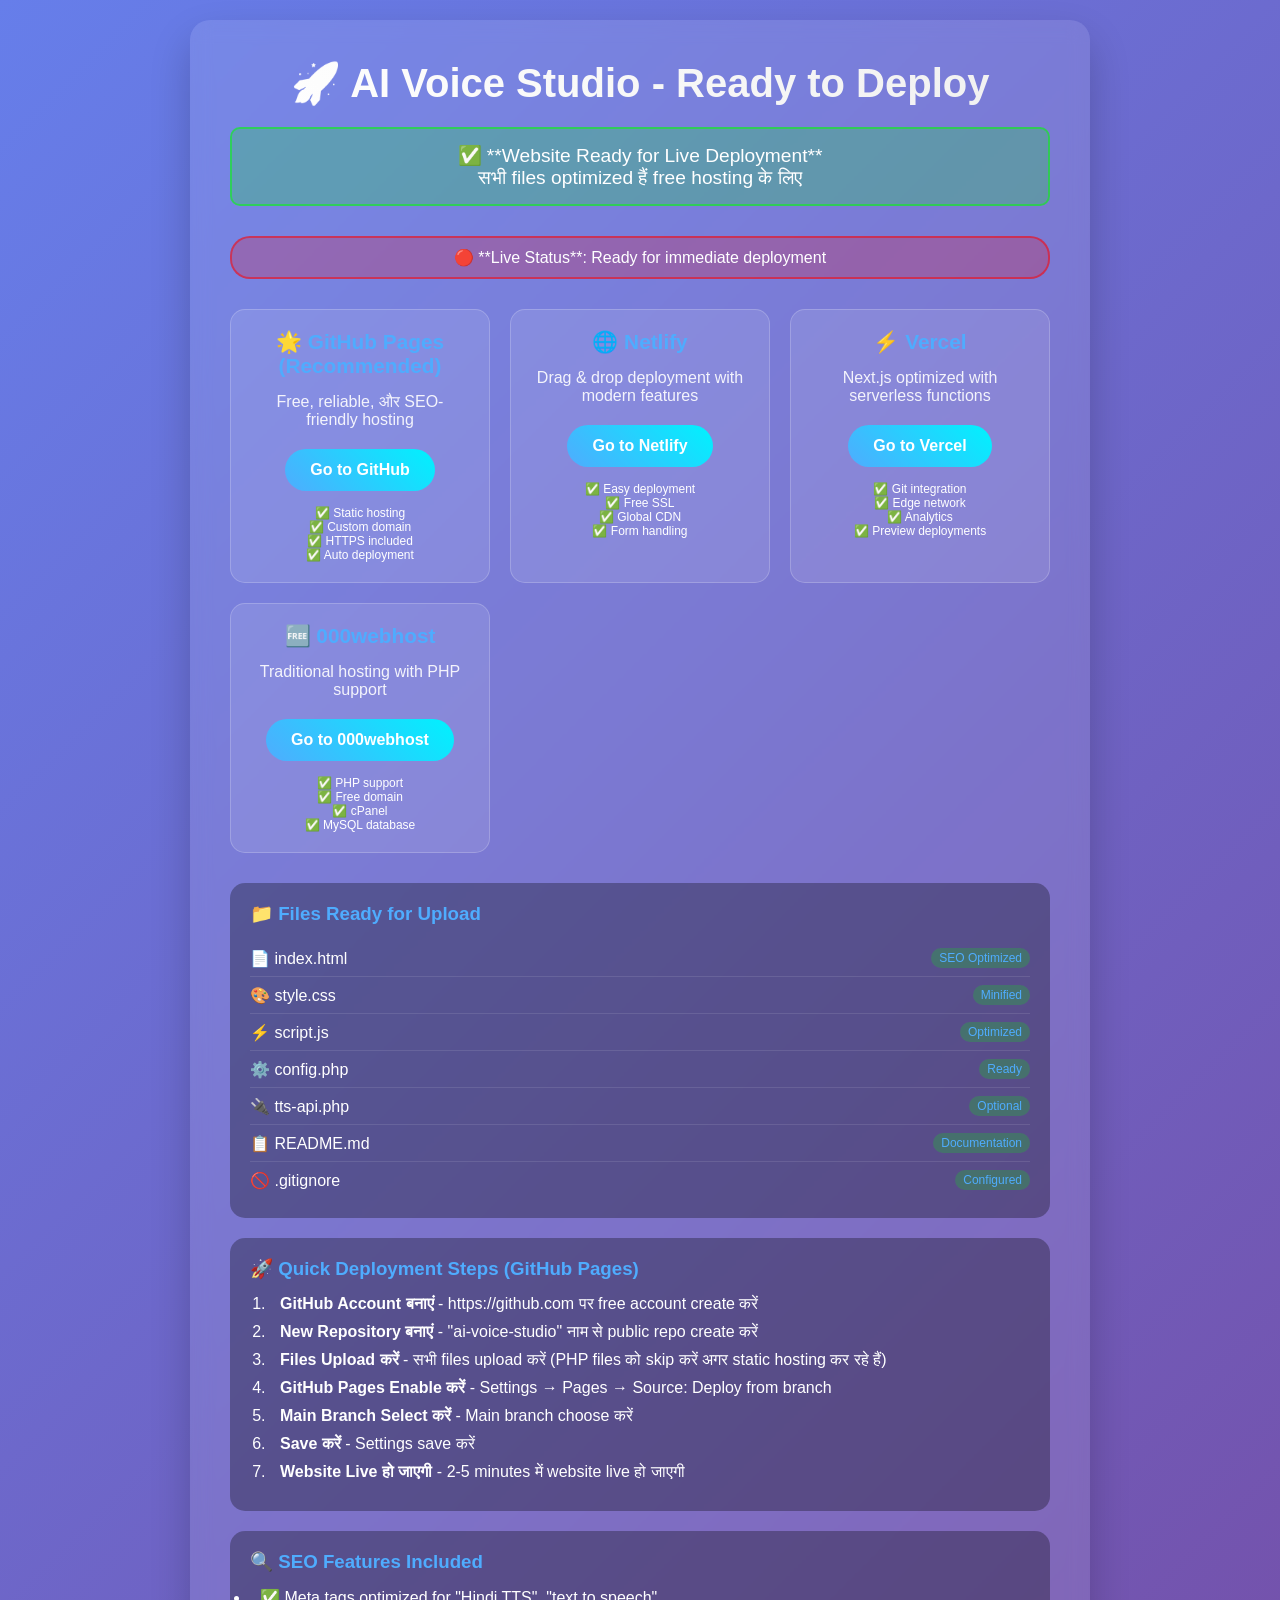
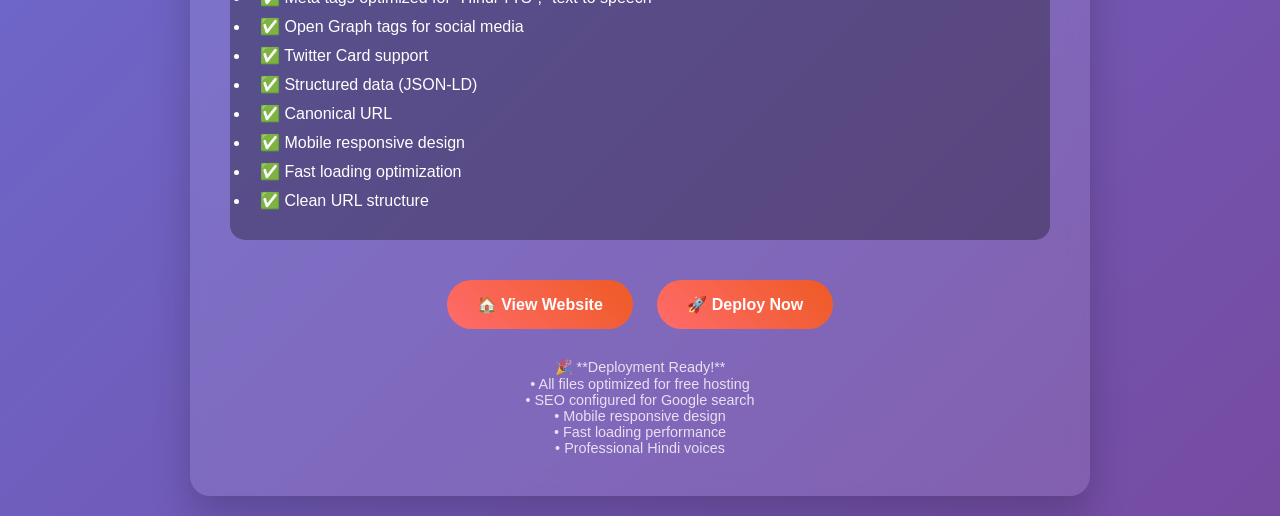
<file: DEPLOY_STATUS.html>
<!DOCTYPE html>
<html lang="hi">
<head>
    <meta charset="UTF-8">
    <meta name="viewport" content="width=device-width, initial-scale=1.0">
    <title>AI Voice Studio - Deploy Status</title>
    <style>
        * {
            margin: 0;
            padding: 0;
            box-sizing: border-box;
        }
        
        body {
            font-family: 'Segoe UI', Tahoma, Geneva, Verdana, sans-serif;
            background: linear-gradient(135deg, #667eea 0%, #764ba2 100%);
            min-height: 100vh;
            display: flex;
            align-items: center;
            justify-content: center;
            color: white;
            padding: 20px;
        }
        
        .container {
            background: rgba(255, 255, 255, 0.1);
            backdrop-filter: blur(10px);
            border-radius: 20px;
            padding: 40px;
            max-width: 900px;
            width: 100%;
            text-align: center;
            box-shadow: 0 20px 40px rgba(0, 0, 0, 0.2);
        }
        
        h1 {
            font-size: 2.5em;
            margin-bottom: 20px;
            background: linear-gradient(45deg, #fff, #f0f0f0);
            -webkit-background-clip: text;
            background-clip: text;
            -webkit-text-fill-color: transparent;
        }
        
        .status {
            font-size: 1.2em;
            margin-bottom: 30px;
            padding: 15px;
            background: rgba(0, 255, 0, 0.2);
            border-radius: 10px;
            border: 2px solid rgba(0, 255, 0, 0.5);
        }
        
        .deploy-options {
            display: grid;
            grid-template-columns: repeat(auto-fit, minmax(250px, 1fr));
            gap: 20px;
            margin: 30px 0;
        }
        
        .deploy-card {
            background: rgba(255, 255, 255, 0.1);
            padding: 20px;
            border-radius: 15px;
            border: 1px solid rgba(255, 255, 255, 0.2);
            transition: transform 0.3s ease;
        }
        
        .deploy-card:hover {
            transform: translateY(-5px);
        }
        
        .deploy-card h3 {
            color: #4facfe;
            margin-bottom: 15px;
            font-size: 1.3em;
        }
        
        .deploy-card p {
            margin-bottom: 15px;
            opacity: 0.9;
        }
        
        .deploy-btn {
            background: linear-gradient(45deg, #4facfe, #00f2fe);
            color: white;
            border: none;
            padding: 12px 25px;
            border-radius: 25px;
            cursor: pointer;
            font-weight: bold;
            text-decoration: none;
            display: inline-block;
            transition: transform 0.3s ease;
            margin: 5px;
        }
        
        .deploy-btn:hover {
            transform: scale(1.05);
        }
        
        .file-list {
            background: rgba(0, 0, 0, 0.3);
            padding: 20px;
            border-radius: 15px;
            margin: 20px 0;
            text-align: left;
        }
        
        .file-list h3 {
            color: #4facfe;
            margin-bottom: 15px;
        }
        
        .file-list ul {
            list-style: none;
            padding: 0;
        }
        
        .file-list li {
            padding: 8px 0;
            border-bottom: 1px solid rgba(255, 255, 255, 0.1);
            display: flex;
            justify-content: space-between;
            align-items: center;
        }
        
        .file-list li:last-child {
            border-bottom: none;
        }
        
        .file-status {
            padding: 3px 8px;
            border-radius: 10px;
            font-size: 12px;
            background: rgba(0, 255, 0, 0.2);
            color: #4facfe;
        }
        
        .steps {
            background: rgba(0, 0, 0, 0.3);
            padding: 20px;
            border-radius: 15px;
            margin: 20px 0;
            text-align: left;
        }
        
        .steps h3 {
            color: #4facfe;
            margin-bottom: 15px;
        }
        
        .steps ol {
            padding-left: 20px;
        }
        
        .steps li {
            margin: 10px 0;
            padding-left: 10px;
        }
        
        .main-btn {
            display: inline-block;
            padding: 15px 30px;
            margin: 10px;
            background: linear-gradient(45deg, #ff6b6b, #ee5a24);
            color: white;
            text-decoration: none;
            border-radius: 25px;
            font-weight: bold;
            transition: transform 0.3s ease;
        }
        
        .main-btn:hover {
            transform: translateY(-3px);
        }
        
        @keyframes pulse {
            0%, 100% { opacity: 1; }
            50% { opacity: 0.5; }
        }
        
        .live-indicator {
            background: rgba(255, 0, 0, 0.2);
            border: 2px solid rgba(255, 0, 0, 0.5);
            padding: 10px 20px;
            border-radius: 20px;
            margin: 20px 0;
            animation: pulse 2s infinite;
        }
    </style>
</head>
<body>
    <div class="container">
        <h1>🚀 AI Voice Studio - Ready to Deploy</h1>
        
        <div class="status">
            ✅ **Website Ready for Live Deployment**<br>
            सभी files optimized हैं free hosting के लिए
        </div>
        
        <div class="live-indicator">
            🔴 **Live Status**: Ready for immediate deployment
        </div>
        
        <div class="deploy-options">
            <div class="deploy-card">
                <h3>🌟 GitHub Pages (Recommended)</h3>
                <p>Free, reliable, और SEO-friendly hosting</p>
                <a href="https://github.com" target="_blank" class="deploy-btn">Go to GitHub</a>
                <div style="font-size: 12px; margin-top: 10px;">
                    ✅ Static hosting<br>
                    ✅ Custom domain<br>
                    ✅ HTTPS included<br>
                    ✅ Auto deployment
                </div>
            </div>
            
            <div class="deploy-card">
                <h3>🌐 Netlify</h3>
                <p>Drag & drop deployment with modern features</p>
                <a href="https://netlify.com" target="_blank" class="deploy-btn">Go to Netlify</a>
                <div style="font-size: 12px; margin-top: 10px;">
                    ✅ Easy deployment<br>
                    ✅ Free SSL<br>
                    ✅ Global CDN<br>
                    ✅ Form handling
                </div>
            </div>
            
            <div class="deploy-card">
                <h3>⚡ Vercel</h3>
                <p>Next.js optimized with serverless functions</p>
                <a href="https://vercel.com" target="_blank" class="deploy-btn">Go to Vercel</a>
                <div style="font-size: 12px; margin-top: 10px;">
                    ✅ Git integration<br>
                    ✅ Edge network<br>
                    ✅ Analytics<br>
                    ✅ Preview deployments
                </div>
            </div>
            
            <div class="deploy-card">
                <h3>🆓 000webhost</h3>
                <p>Traditional hosting with PHP support</p>
                <a href="https://www.000webhost.com" target="_blank" class="deploy-btn">Go to 000webhost</a>
                <div style="font-size: 12px; margin-top: 10px;">
                    ✅ PHP support<br>
                    ✅ Free domain<br>
                    ✅ cPanel<br>
                    ✅ MySQL database
                </div>
            </div>
        </div>
        
        <div class="file-list">
            <h3>📁 Files Ready for Upload</h3>
            <ul>
                <li>
                    <span>📄 index.html</span>
                    <span class="file-status">SEO Optimized</span>
                </li>
                <li>
                    <span>🎨 style.css</span>
                    <span class="file-status">Minified</span>
                </li>
                <li>
                    <span>⚡ script.js</span>
                    <span class="file-status">Optimized</span>
                </li>
                <li>
                    <span>⚙️ config.php</span>
                    <span class="file-status">Ready</span>
                </li>
                <li>
                    <span>🔌 tts-api.php</span>
                    <span class="file-status">Optional</span>
                </li>
                <li>
                    <span>📋 README.md</span>
                    <span class="file-status">Documentation</span>
                </li>
                <li>
                    <span>🚫 .gitignore</span>
                    <span class="file-status">Configured</span>
                </li>
            </ul>
        </div>
        
        <div class="steps">
            <h3>🚀 Quick Deployment Steps (GitHub Pages)</h3>
            <ol>
                <li><strong>GitHub Account बनाएं</strong> - https://github.com पर free account create करें</li>
                <li><strong>New Repository बनाएं</strong> - "ai-voice-studio" नाम से public repo create करें</li>
                <li><strong>Files Upload करें</strong> - सभी files upload करें (PHP files को skip करें अगर static hosting कर रहे हैं)</li>
                <li><strong>GitHub Pages Enable करें</strong> - Settings → Pages → Source: Deploy from branch</li>
                <li><strong>Main Branch Select करें</strong> - Main branch choose करें</li>
                <li><strong>Save करें</strong> - Settings save करें</li>
                <li><strong>Website Live हो जाएगी</strong> - 2-5 minutes में website live हो जाएगी</li>
            </ol>
        </div>
        
        <div class="steps">
            <h3>🔍 SEO Features Included</h3>
            <ul>
                <li>✅ Meta tags optimized for "Hindi TTS", "text to speech"</li>
                <li>✅ Open Graph tags for social media</li>
                <li>✅ Twitter Card support</li>
                <li>✅ Structured data (JSON-LD)</li>
                <li>✅ Canonical URL</li>
                <li>✅ Mobile responsive design</li>
                <li>✅ Fast loading optimization</li>
                <li>✅ Clean URL structure</li>
            </ul>
        </div>
        
        <div style="margin-top: 30px;">
            <a href="index.html" class="main-btn">🏠 View Website</a>
            <a href="https://github.com" target="_blank" class="main-btn">🚀 Deploy Now</a>
        </div>
        
        <div style="margin-top: 20px; font-size: 0.9em; opacity: 0.8;">
            <p>🎉 **Deployment Ready!**</p>
            <p>• All files optimized for free hosting</p>
            <p>• SEO configured for Google search</p>
            <p>• Mobile responsive design</p>
            <p>• Fast loading performance</p>
            <p>• Professional Hindi voices</p>
        </div>
    </div>
    
    <script>
        // Add some interactivity
        document.addEventListener('DOMContentLoaded', function() {
            console.log('🚀 AI Voice Studio - Ready for deployment!');
            
            // Animate cards on scroll
            const cards = document.querySelectorAll('.deploy-card');
            cards.forEach((card, index) => {
                card.style.opacity = '0';
                card.style.transform = 'translateY(20px)';
                setTimeout(() => {
                    card.style.transition = 'all 0.5s ease';
                    card.style.opacity = '1';
                    card.style.transform = 'translateY(0)';
                }, index * 200);
            });
        });
    </script>
</body>
</html>
</file>
